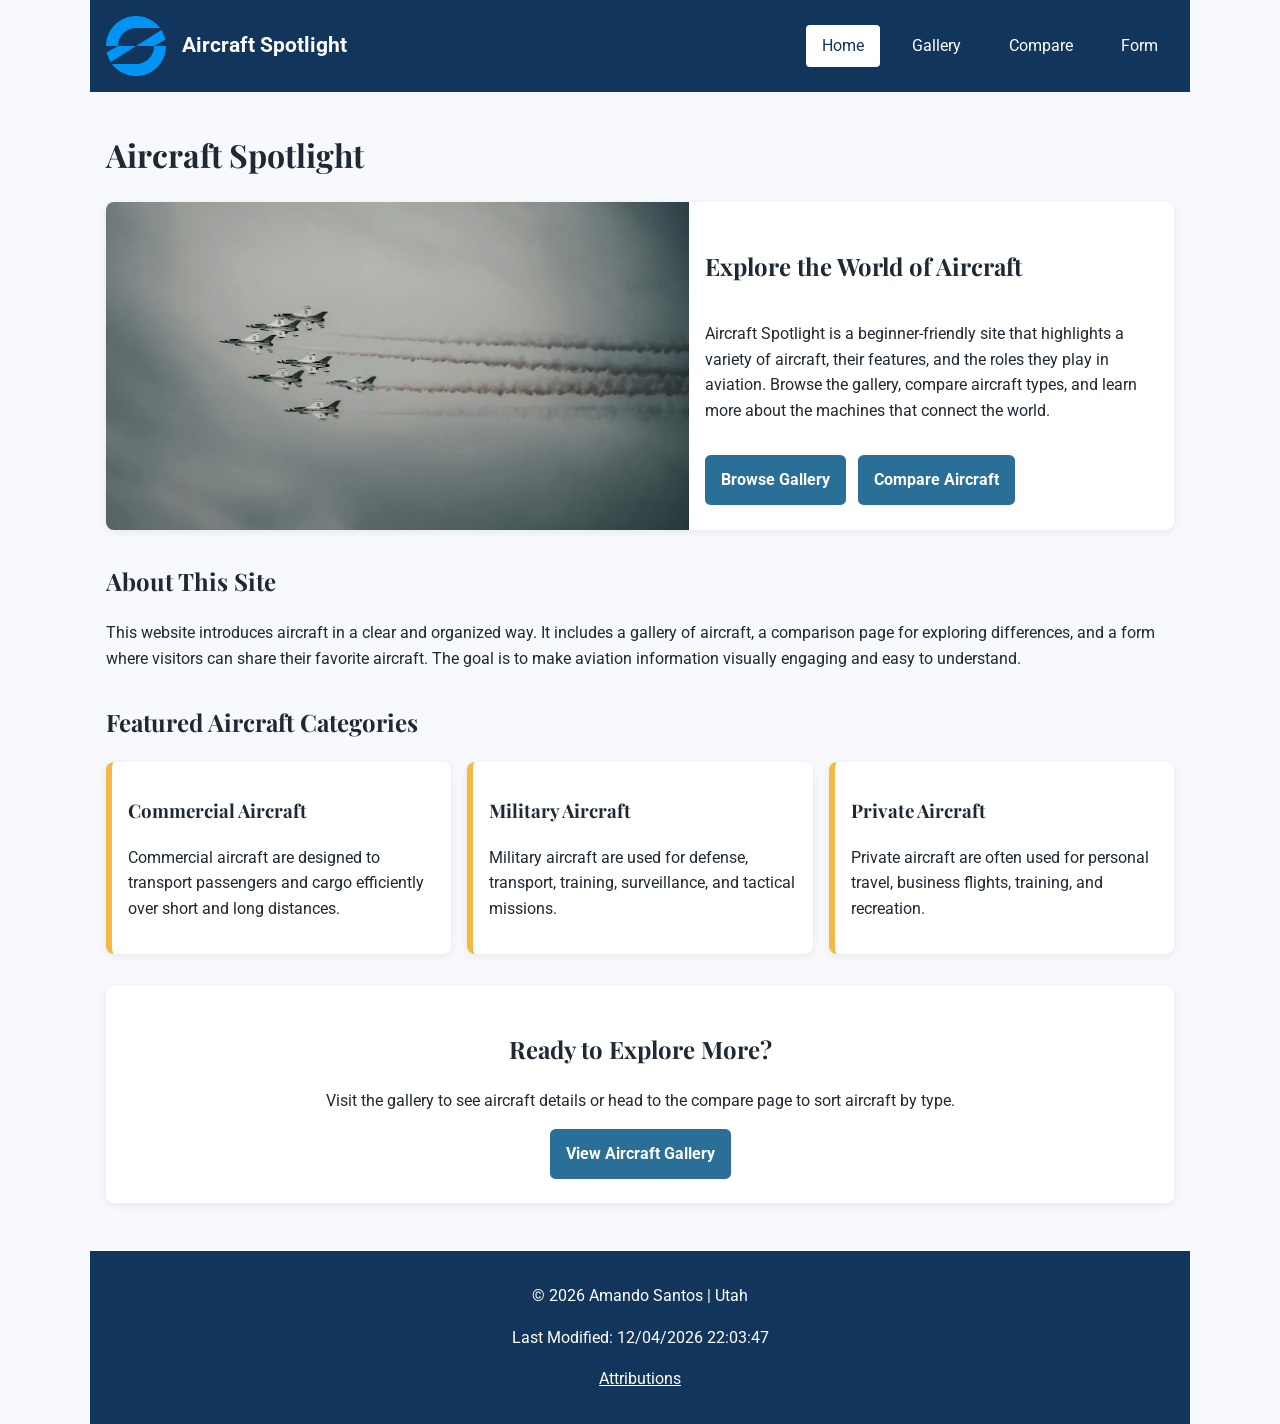
<file: final/index.html>
<!DOCTYPE html>
<html lang="en">
<head>
  <meta charset="UTF-8">
  <meta name="viewport" content="width=device-width, initial-scale=1.0">

  <title>Aircraft Spotlight | Home</title>
  <meta name="description" content="Explore aircraft by type, specifications, and aviation highlights with the Aircraft Spotlight website.">
  <meta name="author" content="Amando Santos">

  <meta property="og:title" content="Aircraft Spotlight">
  <meta property="og:description" content="Explore by aircraft type, specifications, and aviation highlights.">
  <meta property="og:image" content="https://astroamando.github.io/wdd231/final/images/logo.webp">
  <meta property="og:url" content="https://astroamando.github.io/wdd231/final/index.html">
  <meta property="og:type" content="website">

  <link rel="preconnect" href="https://fonts.googleapis.com">
<link rel="preconnect" href="https://fonts.gstatic.com" crossorigin>
<link href="https://fonts.googleapis.com/css2?family=Roboto&family=Playfair+Display&display=swap" rel="stylesheet">

  <link rel="icon" href="images/favicon.ico">
  <link rel="stylesheet" href="styles/base.css">
  <link rel="stylesheet" href="styles/larger.css">
  <script src="scripts/navigation.js" defer></script>
</head>
<body>
  <header>
    <div class="site-branding">
      <img src="images/logo.png" alt="Aircraft Spotlight logo" width="60" height="60">
      <span>Aircraft Spotlight</span>
    </div>

    <button id="menu-button" aria-label="Open navigation menu" aria-expanded="false">&#9776;</button>

    <nav id="site-nav">
      <ul class="navigation">
        <li><a href="index.html" class="active">Home</a></li>
        <li><a href="gallery.html">Gallery</a></li>
        <li><a href="compare.html">Compare</a></li>
        <li><a href="form.html">Form</a></li>
      </ul>
    </nav>
  </header>

  <main>
    <h1>Aircraft Spotlight</h1>

    <section class="hero">
    <picture>
      <img src="images/hero-aircraft.webp" alt="Formation of F-16s in flight" width="1200" height="600" loading="lazy">
    </picture>
    <div class="hero-text">
      <h2>Explore the World of Aircraft</h2>
      <p>
        Aircraft Spotlight is a beginner-friendly site that highlights a variety of aircraft, their
        features, and the roles they play in aviation. Browse the gallery, compare aircraft types,
        and learn more about the machines that connect the world.
      </p>
      <div class="hero-buttons">
        <a href="gallery.html" class="button-link">Browse Gallery</a>
        <a href="compare.html" class="button-link">Compare Aircraft</a>
      </div>
    </div>
  </section>

  <section class="intro">
    <h2>About This Site</h2>
    <p>
      This website introduces aircraft in a clear and organized way. It includes a gallery of aircraft,
      a comparison page for exploring differences, and a form where visitors can share their favorite aircraft.
      The goal is to make aviation information visually engaging and easy to understand.
    </p>
  </section>

  <section class="highlights">
    <h2>Featured Aircraft Categories</h2>
    <div class="card-grid">
      <article class="info-card">
        <h3>Commercial Aircraft</h3>
        <p>
          Commercial aircraft are designed to transport passengers and cargo efficiently over short
          and long distances.
        </p>
      </article>

      <article class="info-card">
        <h3>Military Aircraft</h3>
        <p>
          Military aircraft are used for defense, transport, training, surveillance, and tactical missions.
        </p>
      </article>

      <article class="info-card">
        <h3>Private Aircraft</h3>
        <p>
          Private aircraft are often used for personal travel, business flights, training, and recreation.
        </p>
      </article>
    </div>
  </section>

  <section class="cta-section">
    <h2>Ready to Explore More?</h2>
    <p>
      Visit the gallery to see aircraft details or head to the compare page to sort aircraft by type.
    </p>
    <a href="gallery.html" class="button-link">View Aircraft Gallery</a>
  </section>
  </main>

  <footer>
    <p>&copy; <span id="currentyear"></span> Amando Santos | Utah</p>
    <p id="lastModified"></p>
    <p><a href="attributions.html">Attributions</a></p>
  </footer>
</body>
</html>
</file>
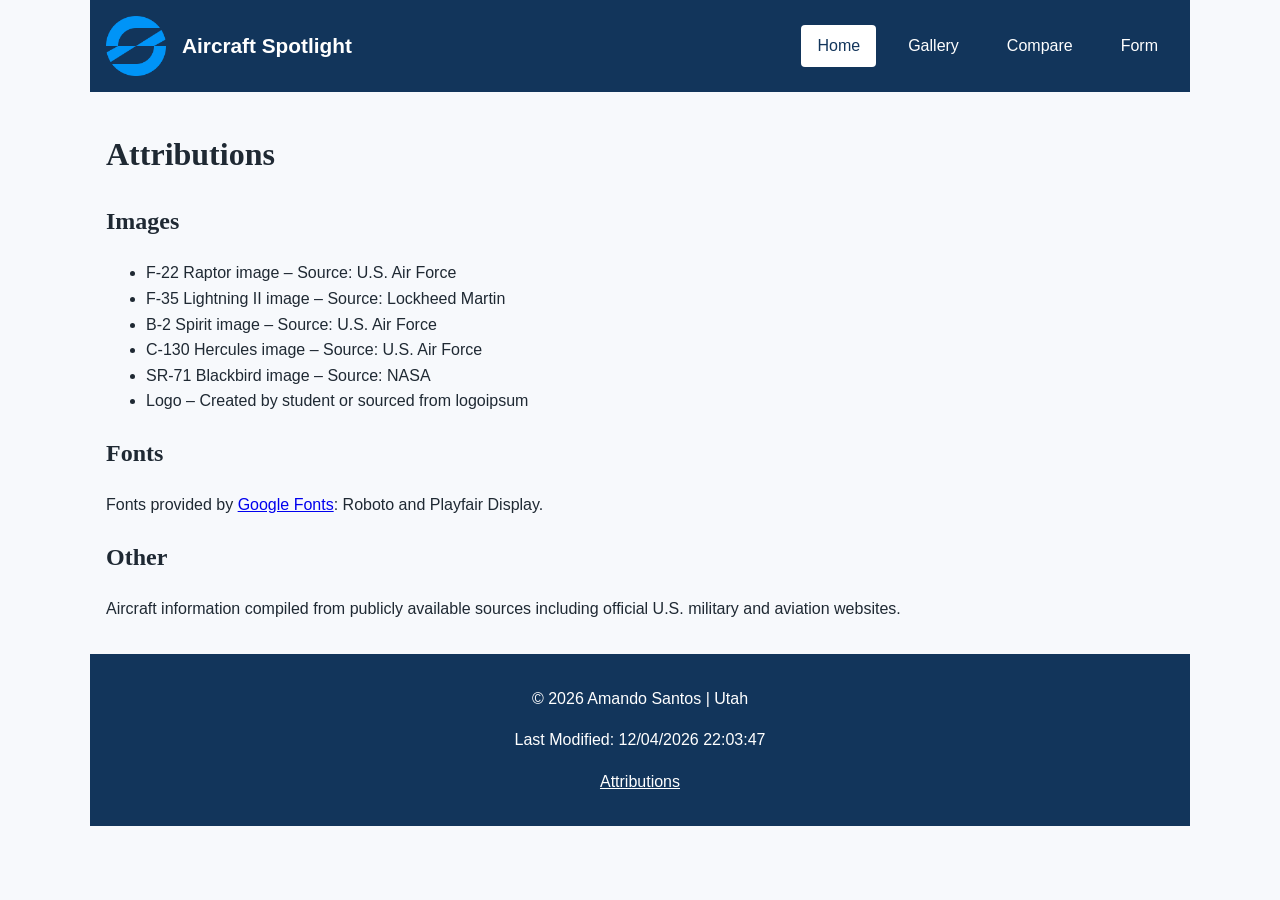
<file: final/attributions.html>
<!DOCTYPE html>
<html lang="en">
<head>
  <meta charset="UTF-8">
  <meta name="viewport" content="width=device-width, initial-scale=1.0">

  <title>Aircraft Spotlight | Attributions</title>
  <meta name="description" content="View image, data, and content sources used on the Aircraft Spotlight website.">
  <meta name="author" content="Amando Santos">

  <meta property="og:title" content="Aircraft Spotlight">
  <meta property="og:description" content="View image, data, and content sources used on the Aircraft Spotlight website.">
  <meta property="og:image" content="https://astroamando.github.io/wdd231/final/images/logo.webp">
  <meta property="og:url" content="https://astroamando.github.io/wdd231/final/index.html">
  <meta property="og:type" content="website">

  <link rel="icon" href="images/favicon.ico">
  <link rel="stylesheet" href="styles/base.css">
  <link rel="stylesheet" href="styles/larger.css">
  <script src="scripts/navigation.js" defer></script>
</head>
<body>
  <header>
    <div class="site-branding">
      <img src="images/logo.png" alt="Aircraft Spotlight logo" width="60" height="60">
      <span>Aircraft Spotlight</span>
    </div>

    <button id="menu-button" aria-label="Open navigation menu" aria-expanded="false">&#9776;</button>

    <nav id="site-nav">
      <ul class="navigation">
        <li><a href="index.html" class="active">Home</a></li>
        <li><a href="gallery.html">Gallery</a></li>
        <li><a href="compare.html">Compare</a></li>
        <li><a href="form.html">Form</a></li>
      </ul>
    </nav>
  </header>

  <main>
    <h1>Attributions</h1>

  <section>
    <h2>Images</h2>
    <ul>
      <li>F-22 Raptor image – Source: U.S. Air Force</li>
      <li>F-35 Lightning II image – Source: Lockheed Martin</li>
      <li>B-2 Spirit image – Source: U.S. Air Force</li>
      <li>C-130 Hercules image – Source: U.S. Air Force</li>
      <li>SR-71 Blackbird image – Source: NASA</li>
      <li>Logo – Created by student or sourced from logoipsum</li>
    </ul>
  </section>

  <section>
    <h2>Fonts</h2>
    <p>
      Fonts provided by 
      <a href="https://fonts.google.com/" target="_blank">Google Fonts</a>:
      Roboto and Playfair Display.
    </p>
  </section>

  <section>
    <h2>Other</h2>
    <p>
      Aircraft information compiled from publicly available sources including 
      official U.S. military and aviation websites.
    </p>
  </section>
  </main>

  <footer>
    <p>&copy; <span id="currentyear"></span> Amando Santos | Utah</p>
    <p id="lastModified"></p>
    <p><a href="attributions.html">Attributions</a></p>
  </footer>
</body>
</html>
</file>
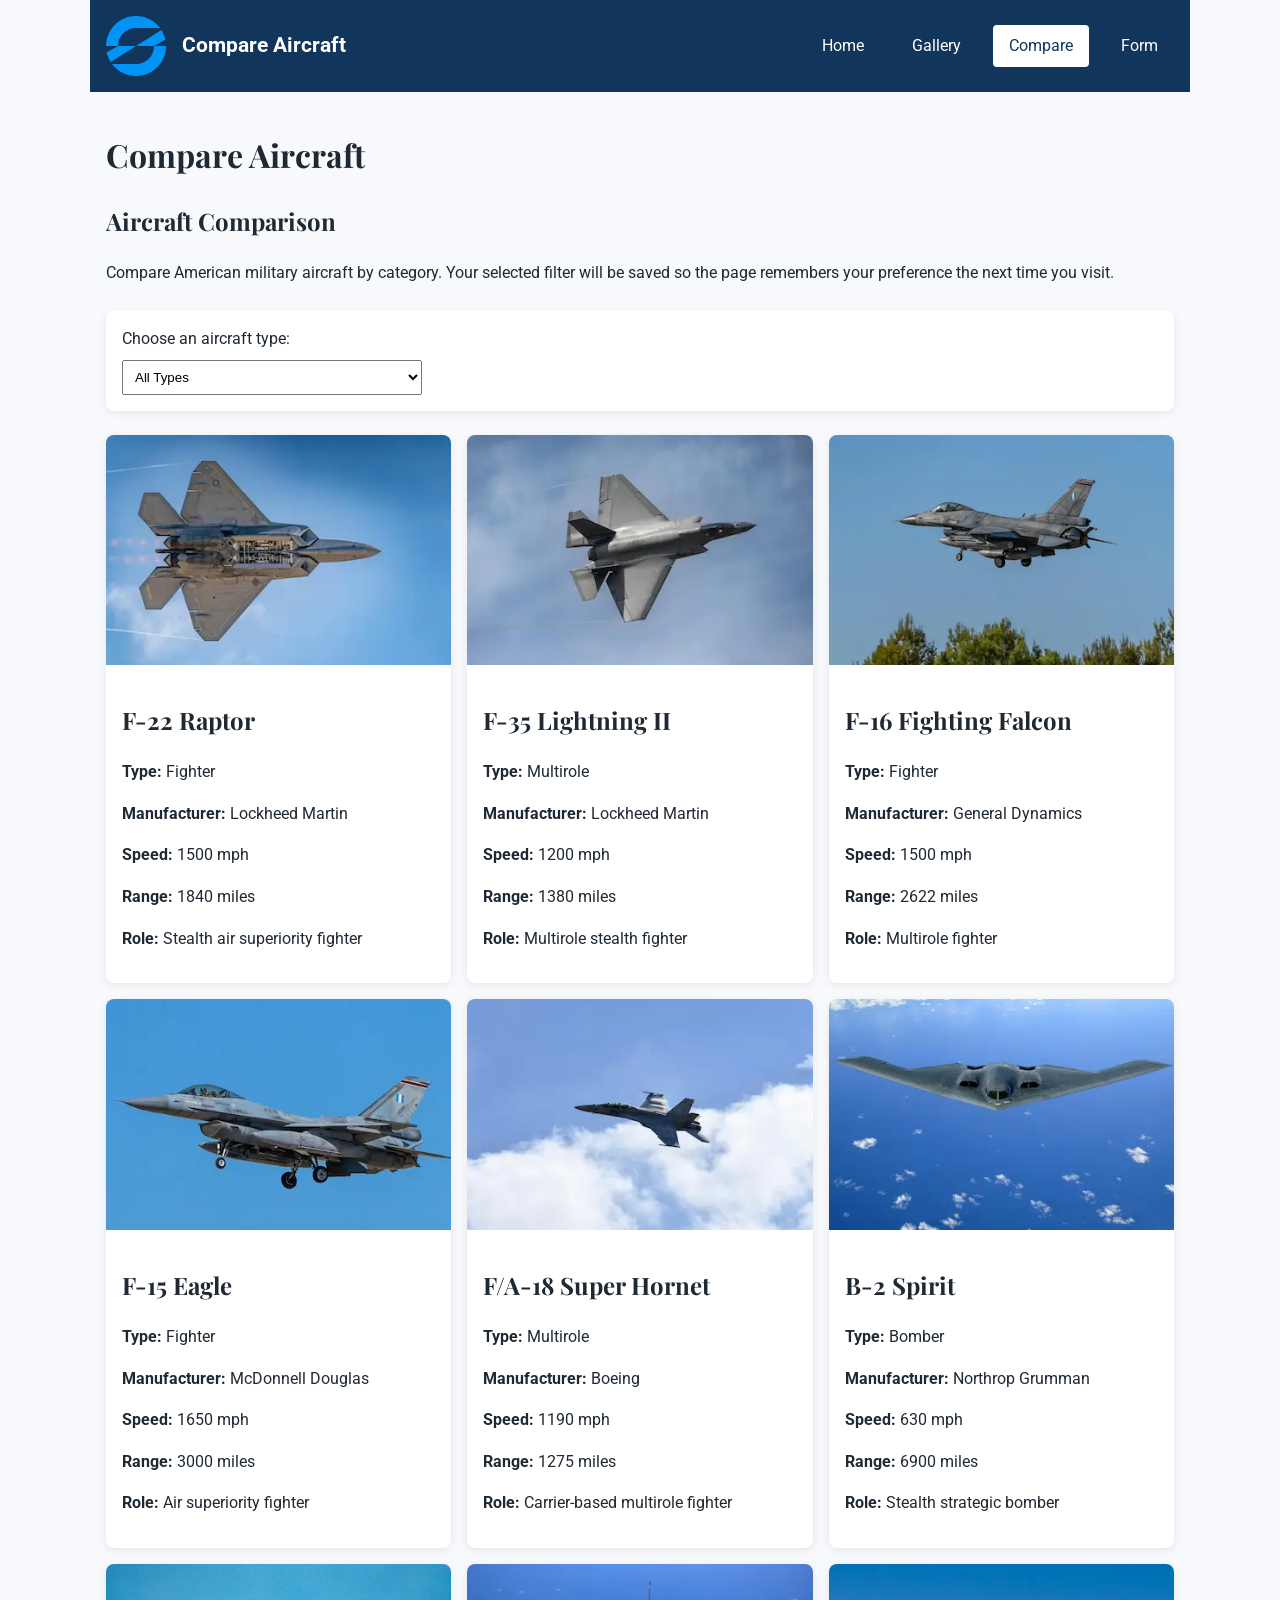
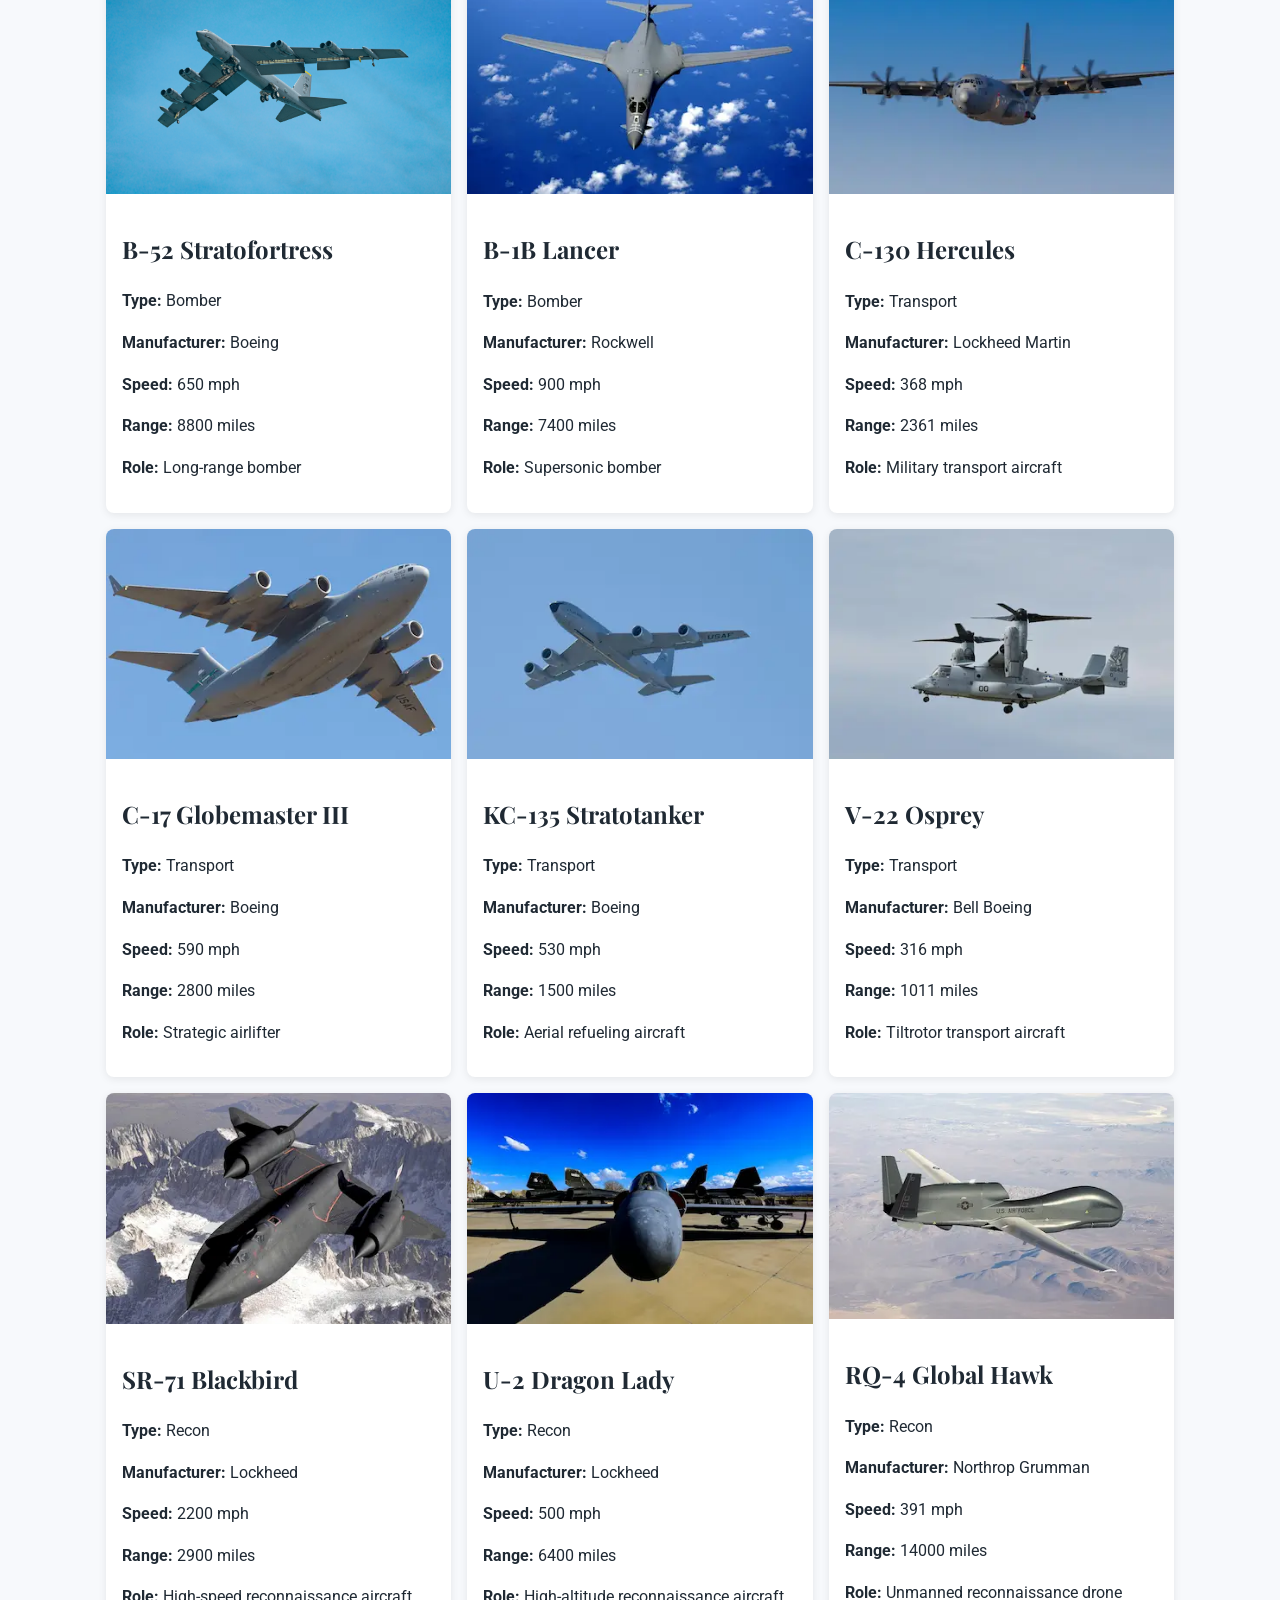
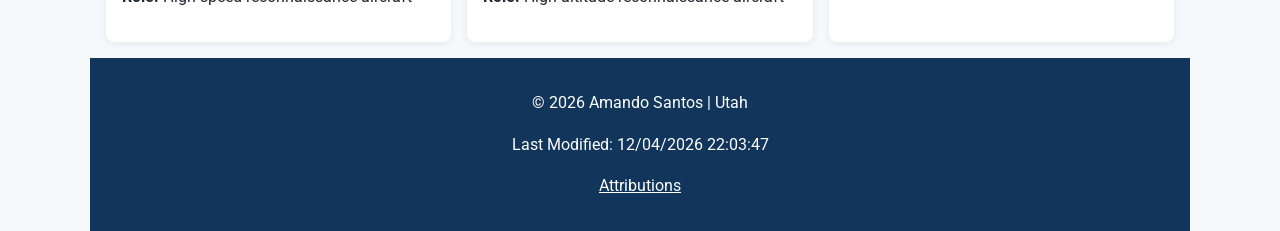
<file: final/compare.html>
<!DOCTYPE html>
<html lang="en">
<head>
  <meta charset="UTF-8">
  <meta name="viewport" content="width=device-width, initial-scale=1.0">

  <title>Aircraft Spotlight | Compare</title>
  <meta name="description" content="Compare aircraft types, capabilities, and aviation details on the Aircraft Spotlight compare page.">
  <meta name="author" content="Amando Santos">

  <meta property="og:title" content="Aircraft Spotlight">
  <meta property="og:description" content="Compare aircraft types, capabilities, and aviation details on the Aircraft Spotlight compare page.">
  <meta property="og:image" content="https://astroamando.github.io/wdd231/final/images/logo.webp">
  <meta property="og:url" content="https://astroamando.github.io/wdd231/final/index.html">
  <meta property="og:type" content="website">

  <link rel="preconnect" href="https://fonts.googleapis.com">
<link rel="preconnect" href="https://fonts.gstatic.com" crossorigin>
<link href="https://fonts.googleapis.com/css2?family=Roboto&family=Playfair+Display&display=swap" rel="stylesheet">

  <link rel="icon" href="images/favicon.ico">
  <link rel="stylesheet" href="styles/base.css">
  <link rel="stylesheet" href="styles/larger.css">
  <script src="scripts/navigation.js" defer></script>
  <script type="module" src="scripts/compare.mjs"></script>
</head>
<body>
  <header>
    <div class="site-branding">
      <img src="images/logo.png" alt="Aircraft Spotlight logo" width="60" height="60">
      <span>Compare Aircraft</span>
    </div>

    <button id="menu-button" aria-label="Open navigation menu" aria-expanded="false">&#9776;</button>

    <nav id="site-nav">
      <ul class="navigation">
        <li><a href="index.html">Home</a></li>
        <li><a href="gallery.html">Gallery</a></li>
        <li><a href="compare.html" class="active">Compare</a></li>
        <li><a href="form.html">Form</a></li>
      </ul>
    </nav>
  </header>

  <main>
    <h1>Compare Aircraft</h1>

  <section class="page-intro">
    <h2>Aircraft Comparison</h2>
    <p>
      Compare American military aircraft by category. Your selected filter will be saved
      so the page remembers your preference the next time you visit.
    </p>
  </section>

  <section class="gallery-controls">
    <label for="compare-filter">Choose an aircraft type:</label>
    <select id="compare-filter" name="compare-filter">
      <option value="all">All Types</option>
      <option value="Fighter">Fighter</option>
      <option value="Multirole">Multirole</option>
      <option value="Bomber">Bomber</option>
      <option value="Transport">Transport</option>
      <option value="Recon">Recon</option>
    </select>
  </section>

  <section id="compare-results" class="compare-grid"></section>
  </main>

  <footer>
    <p>&copy; <span id="currentyear"></span> Amando Santos | Utah</p>
    <p id="lastModified"></p>
    <p><a href="attributions.html">Attributions</a></p>
  </footer>
</body>
</html>
</file>
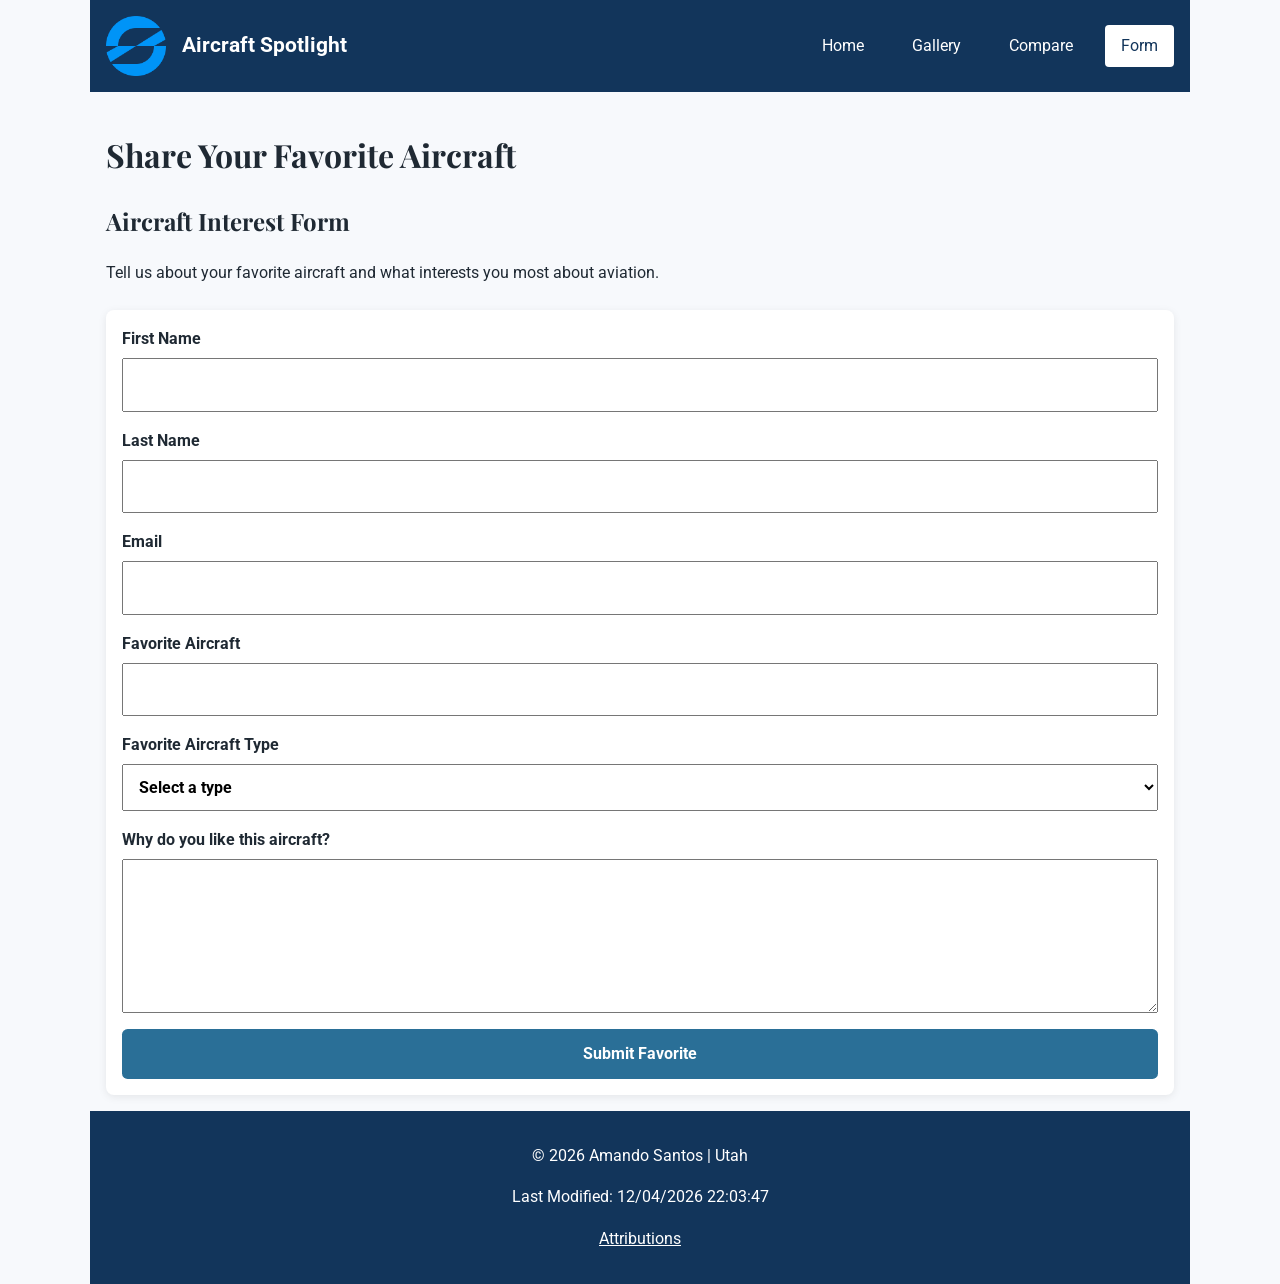
<file: final/form.html>
<!DOCTYPE html>
<html lang="en">
<head>
  <meta charset="UTF-8">
  <meta name="viewport" content="width=device-width, initial-scale=1.0">

  <title>Aircraft Spotlight | Form</title>
  <meta name="description" content="Submit your favorite aircraft and aviation interests through the Aircraft Spotlight form.">
  <meta name="author" content="Amando Santos">

  <meta property="og:title" content="Aircraft Spotlight">
  <meta property="og:description" content="Submit your favorite aircraft and aviation interests through the Aircraft Spotlight form.">
  <meta property="og:image" content="https://astroamando.github.io/wdd231/final/images/logo.webp">
  <meta property="og:url" content="https://astroamando.github.io/wdd231/final/index.html">
  <meta property="og:type" content="website">

  <link rel="preconnect" href="https://fonts.googleapis.com">
<link rel="preconnect" href="https://fonts.gstatic.com" crossorigin>
<link href="https://fonts.googleapis.com/css2?family=Roboto&family=Playfair+Display&display=swap" rel="stylesheet">

  <link rel="icon" href="images/favicon.ico">
  <link rel="stylesheet" href="styles/base.css">
  <link rel="stylesheet" href="styles/larger.css">
  <script src="scripts/navigation.js" defer></script>
  <script type="module" src="scripts/compare.mjs"></script>
</head>
<body>
  <header>
    <div class="site-branding">
      <img src="images/logo.png" alt="Aircraft Spotlight logo" width="60" height="60">
      <span>Aircraft Spotlight</span>
    </div>

    <button id="menu-button" aria-label="Open navigation menu" aria-expanded="false">&#9776;</button>

    <nav id="site-nav">
      <ul class="navigation">
        <li><a href="index.html">Home</a></li>
        <li><a href="gallery.html">Gallery</a></li>
        <li><a href="compare.html">Compare</a></li>
        <li><a href="form.html" class="active">Form</a></li>
      </ul>
    </nav>
  </header>

  <main>
    <h1>Share Your Favorite Aircraft</h1>

  <section class="page-intro">
    <h2>Aircraft Interest Form</h2>
    <p>
      Tell us about your favorite aircraft and what interests you most about aviation.
    </p>
  </section>

  <form method="get" action="thankyou.html" class="aircraft-form">
    <label for="first">First Name
      <input type="text" id="first" name="first" title="Enter your first name" required autocomplete="given-name">
    </label>

    <label for="last">Last Name
      <input type="text" id="last" name="last" title="Enter your last name" required autocomplete="family-name">
    </label>

    <label for="email">Email
      <input type="email" id="email" name="email" title="Enter your email address" required autocomplete="email">
    </label>

    <label for="favorite">Favorite Aircraft
      <input type="text" id="favorite" name="favorite" title="Enter your favorite aircraft" required>
    </label>

    <label for="type">Favorite Aircraft Type
      <select id="type" name="type" required>
        <option value="" disabled selected>Select a type</option>
        <option value="Fighter">Fighter</option>
        <option value="Multirole">Multirole</option>
        <option value="Bomber">Bomber</option>
        <option value="Transport">Transport</option>
        <option value="Recon">Recon</option>
      </select>
    </label>

    <label for="comments">Why do you like this aircraft?
      <textarea id="comments" name="comments" rows="5" title="Share why you like this aircraft"></textarea>
    </label>

    <input type="submit" value="Submit Favorite">
  </form>
  </main>

  <footer>
    <p>&copy; <span id="currentyear"></span> Amando Santos | Utah</p>
    <p id="lastModified"></p>
    <p><a href="attributions.html">Attributions</a></p>
  </footer>
</body>
</html>
</file>
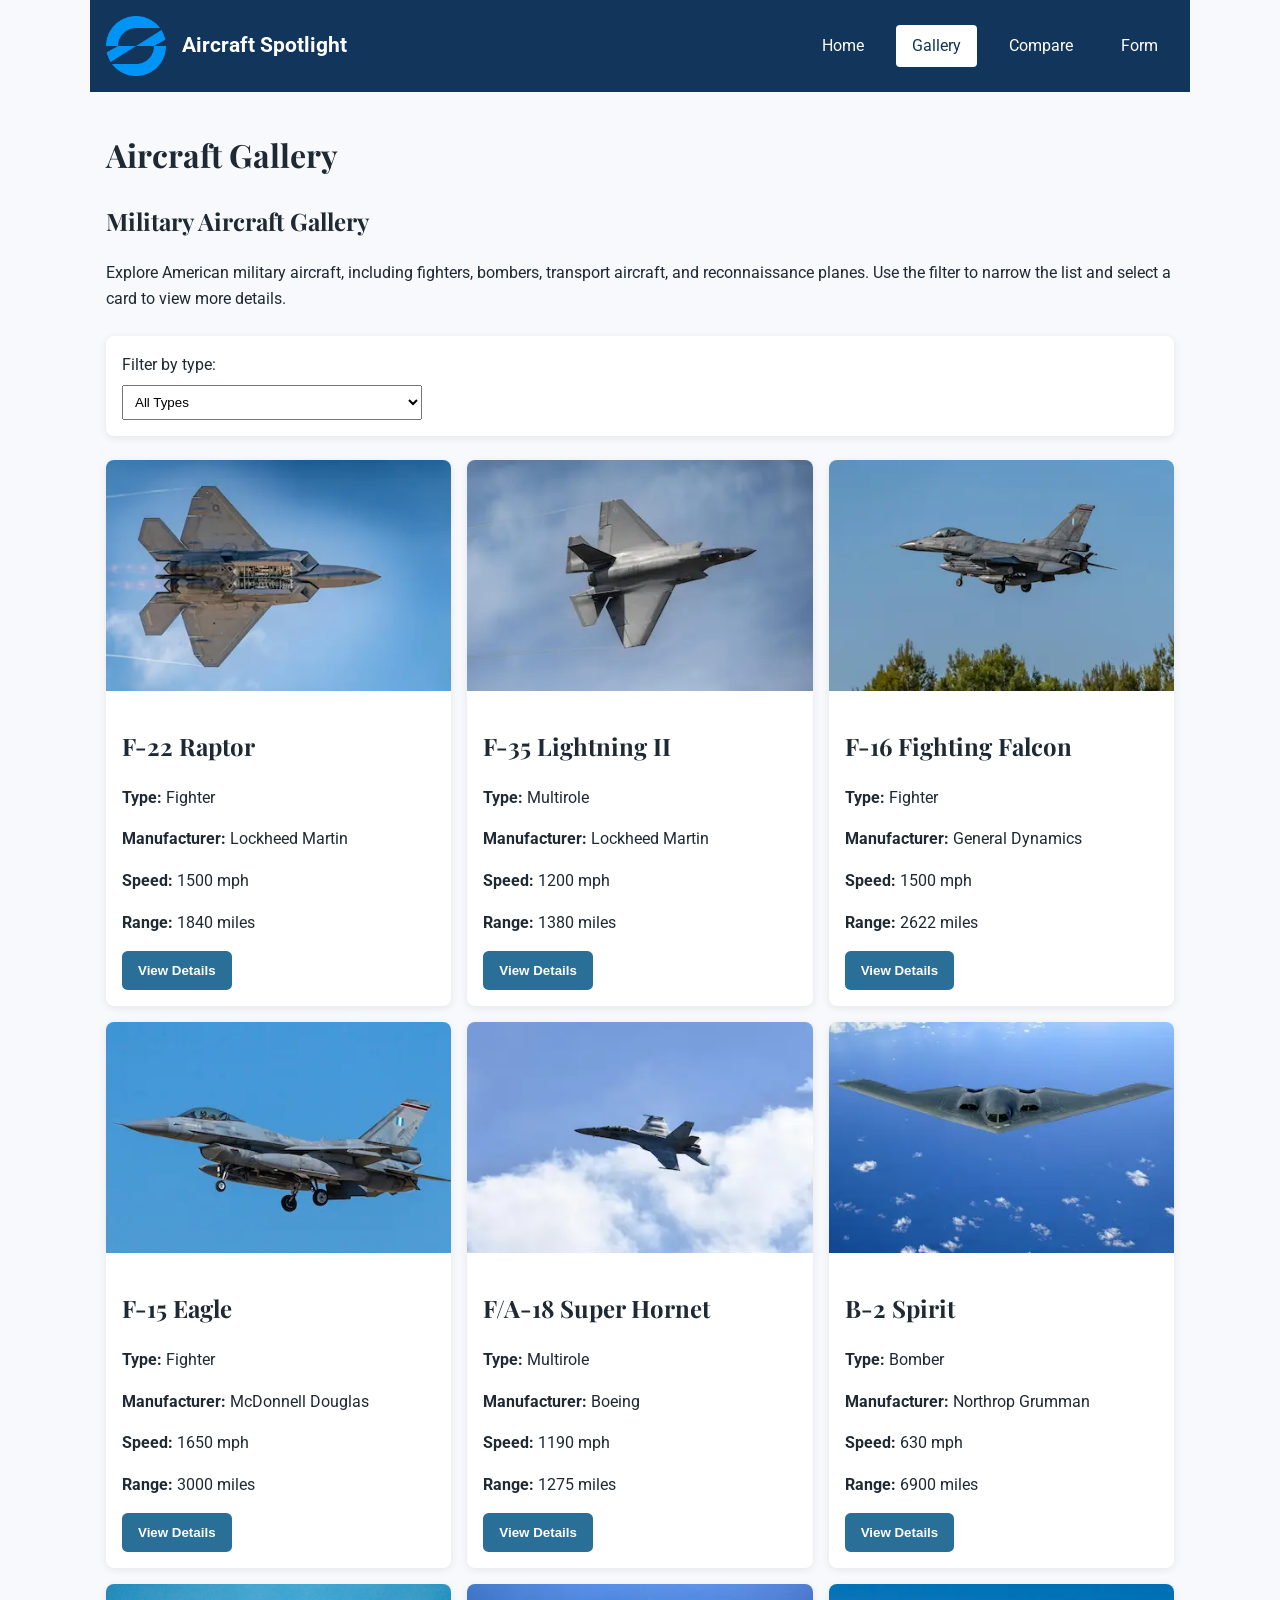
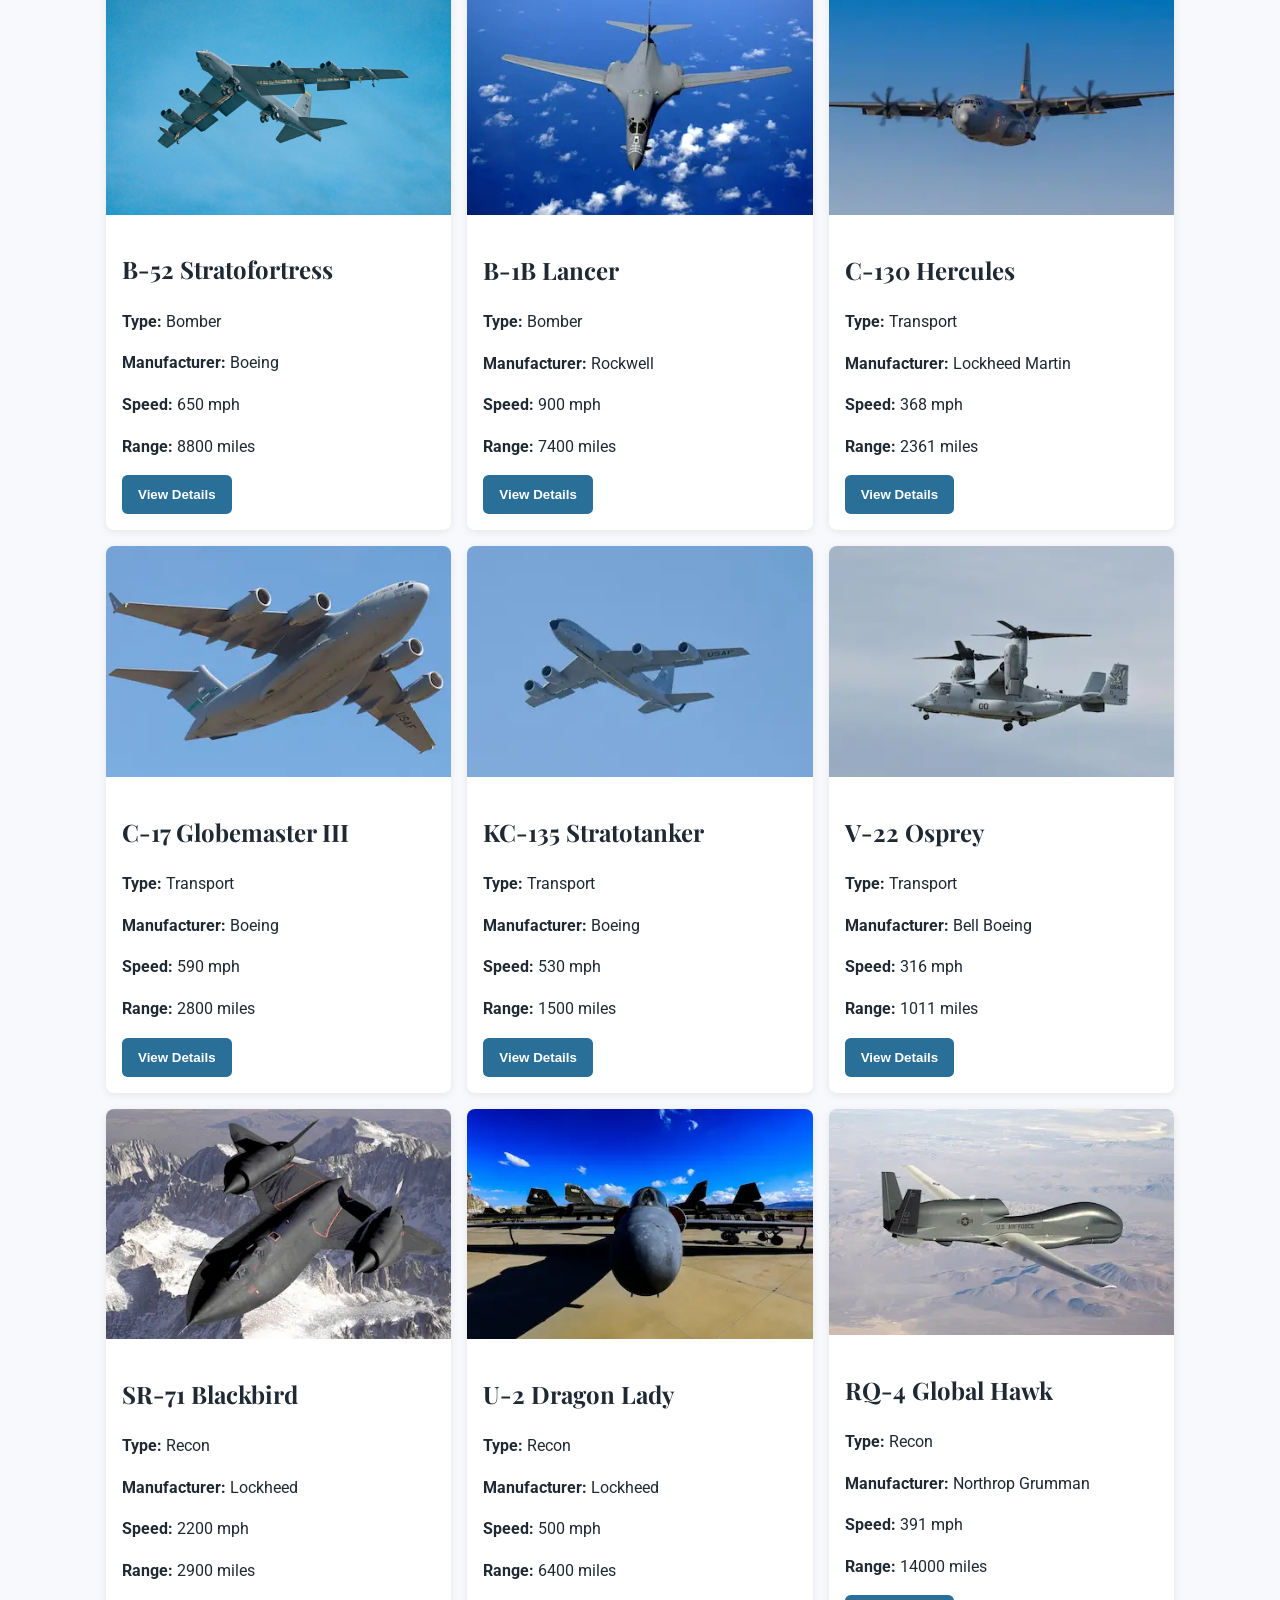
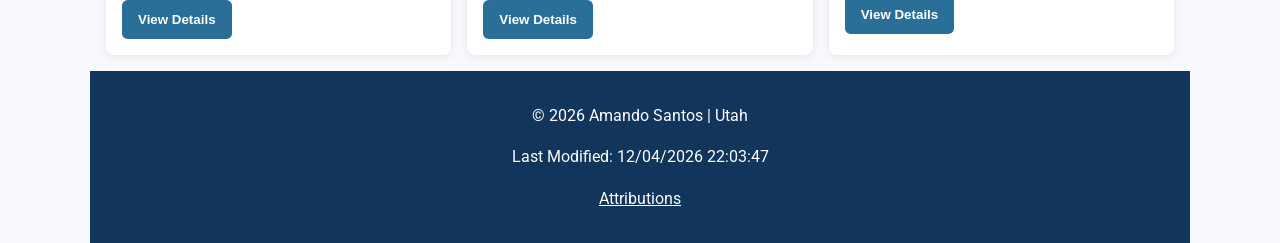
<file: final/gallery.html>
<!DOCTYPE html>
<html lang="en">
<head>
  <meta charset="UTF-8">
  <meta name="viewport" content="width=device-width, initial-scale=1.0">

  <title>Aircraft Spotlight | Gallery</title>
  <meta name="description" content="Browse a gallery of aircraft with specifications, images, and aviation details.">
  <meta name="author" content="Amando Santos">

  <meta property="og:title" content="Aircraft Spotlight">
  <meta property="og:description" content="Browse a gallery of aircraft with specifications, images, and aviation details.">
  <meta property="og:image" content="https://astroamando.github.io/wdd231/final/images/logo.webp">
  <meta property="og:url" content="https://astroamando.github.io/wdd231/final/index.html">
  <meta property="og:type" content="website">

  <link rel="preconnect" href="https://fonts.googleapis.com">
<link rel="preconnect" href="https://fonts.gstatic.com" crossorigin>
<link href="https://fonts.googleapis.com/css2?family=Roboto&family=Playfair+Display&display=swap" rel="stylesheet">

  <link rel="icon" href="images/favicon.ico">
  <link rel="stylesheet" href="styles/base.css">
  <link rel="stylesheet" href="styles/larger.css">
  <script src="scripts/navigation.js" defer></script>
  <script type="module" src="scripts/gallery.mjs"></script>
</head>
<body>
  <header>
    <div class="site-branding">
      <img src="images/logo.png" alt="Aircraft Spotlight logo" width="60" height="60">
      <span>Aircraft Spotlight</span>
    </div>

    <button id="menu-button" aria-label="Open navigation menu" aria-expanded="false">&#9776;</button>

    <nav id="site-nav">
      <ul class="navigation">
        <li><a href="index.html">Home</a></li>
        <li><a href="gallery.html" class="active">Gallery</a></li>
        <li><a href="compare.html">Compare</a></li>
        <li><a href="form.html">Form</a></li>
      </ul>
    </nav>
  </header>

  <main>
    <h1>Aircraft Gallery</h1>

<section class="page-intro">
  <h2>Military Aircraft Gallery</h2>
  <p>
    Explore American military aircraft, including fighters, bombers, transport aircraft,
    and reconnaissance planes. Use the filter to narrow the list and select a card to
    view more details.
  </p>
</section>

<section class="gallery-controls">
  <label for="type-filter">Filter by type:</label>
  <select id="type-filter" name="type-filter">
    <option value="all">All Types</option>
    <option value="Fighter">Fighter</option>
    <option value="Multirole">Multirole</option>
    <option value="Bomber">Bomber</option>
    <option value="Transport">Transport</option>
    <option value="Recon">Recon</option>
  </select>
</section>

<section id="aircraft-gallery" class="aircraft-grid"></section>

<dialog id="aircraft-modal">
  <button id="close-modal" aria-label="Close aircraft details">✖</button>
  <div id="modal-content"></div>
</dialog>
  </main>

  <footer>
    <p>&copy; <span id="currentyear"></span> Amando Santos | Utah</p>
    <p id="lastModified"></p>
    <p><a href="attributions.html">Attributions</a></p>
  </footer>
</body>
</html>
</file>
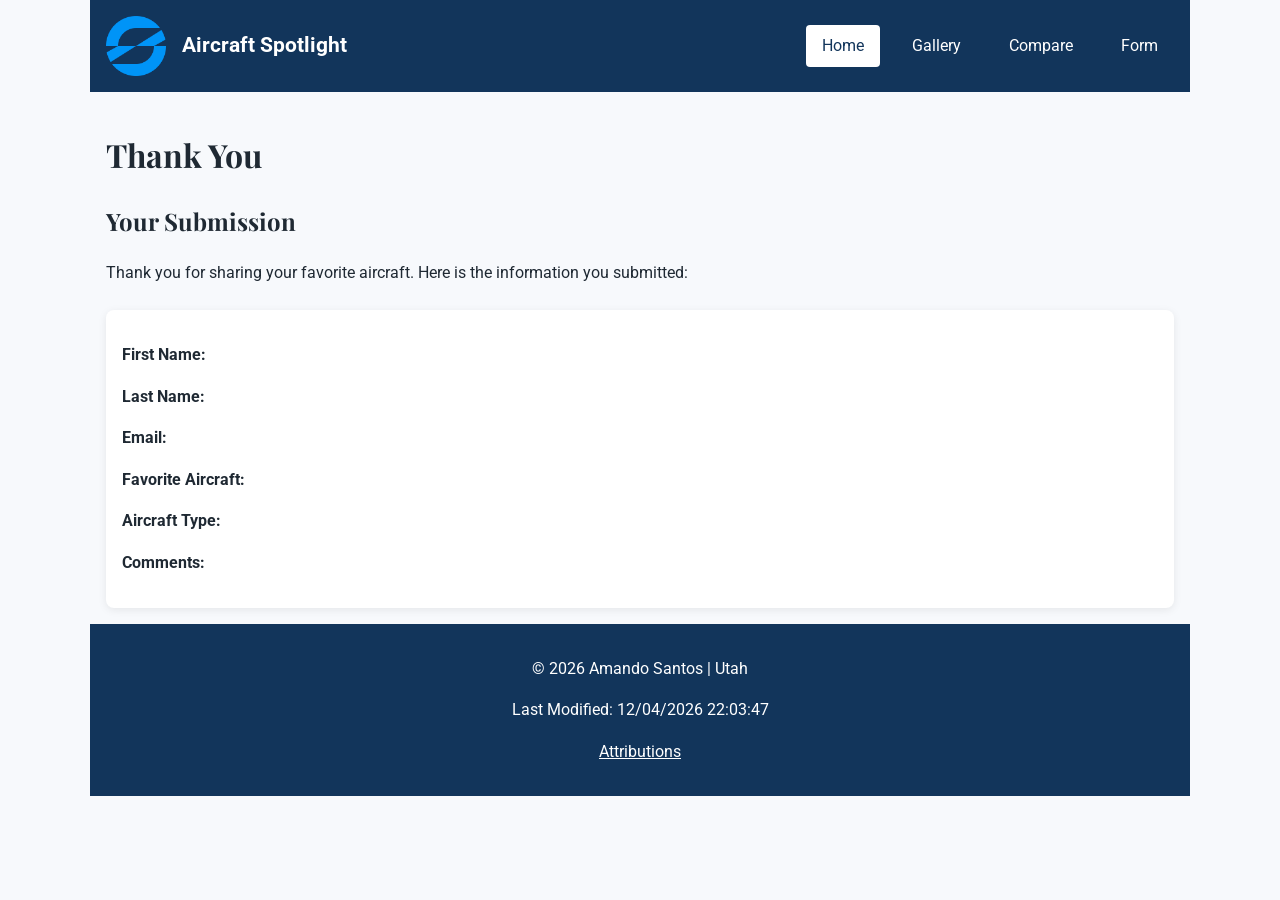
<file: final/thankyou.html>
<!DOCTYPE html>
<html lang="en">
<head>
  <meta charset="UTF-8">
  <meta name="viewport" content="width=device-width, initial-scale=1.0">

  <title>Aircraft Spotlight | Thank You</title>
  <meta name="description" content="Review the information submitted through the Aircraft Spotlight form.">
  <meta name="author" content="Amando Santos">

  <meta property="og:title" content="Aircraft Spotlight">
  <meta property="og:description" content="Review the information submitted through the Aircraft Spotlight form.">
  <meta property="og:image" content="https://astroamando.github.io/wdd231/final/images/logo.webp">
  <meta property="og:url" content="https://astroamando.github.io/wdd231/final/index.html">
  <meta property="og:type" content="website">

  <link rel="preconnect" href="https://fonts.googleapis.com">
<link rel="preconnect" href="https://fonts.gstatic.com" crossorigin>
<link href="https://fonts.googleapis.com/css2?family=Roboto&family=Playfair+Display&display=swap" rel="stylesheet">

  <link rel="icon" href="images/favicon.ico">
  <link rel="stylesheet" href="styles/base.css">
  <link rel="stylesheet" href="styles/larger.css">
  <script src="scripts/navigation.js" defer></script>
  <script src="scripts/form.js" defer></script>
</head>
<body>
  <header>
    <div class="site-branding">
      <img src="images/logo.png" alt="Aircraft Spotlight logo" width="60" height="60">
      <span>Aircraft Spotlight</span>
    </div>

    <button id="menu-button" aria-label="Open navigation menu" aria-expanded="false">&#9776;</button>

    <nav id="site-nav">
      <ul class="navigation">
        <li><a href="index.html" class="active">Home</a></li>
        <li><a href="gallery.html">Gallery</a></li>
        <li><a href="compare.html">Compare</a></li>
        <li><a href="form.html">Form</a></li>
      </ul>
    </nav>
  </header>

  <main>
    <h1>Thank You</h1>

  <section class="page-intro">
    <h2>Your Submission</h2>
    <p>Thank you for sharing your favorite aircraft. Here is the information you submitted:</p>
  </section>

  <section id="submitted-data" class="submission-box"></section>
  </main>

  <footer>
    <p>&copy; <span id="currentyear"></span> Amando Santos | Utah</p>
    <p id="lastModified"></p>
    <p><a href="attributions.html">Attributions</a></p>
  </footer>
</body>
</html>
</file>
<file: final/styles/base.css>
:root {
  --primary: #12355b;
  --secondary: #f4b942;
  --background: #f7f9fc;
  --surface: #ffffff;
  --text: #1f2933;
  --accent: #2a6f97;
}

* {
  box-sizing: border-box;
}

body {
  margin: 0;
  font-family: Arial, Helvetica, sans-serif;
  color: var(--text);
  background-color: var(--background);
  line-height: 1.6;
}

body {
  font-family: 'Roboto', sans-serif;
}

h1, h2, h3 {
  font-family: 'Playfair Display', serif;
}

header,
main,
footer {
  max-width: 1100px;
  margin: 0 auto;
}

header {
  background-color: var(--primary);
  color: white;
  padding: 1rem;
}

.site-branding {
  display: flex;
  align-items: center;
  gap: 1rem;
}

.site-branding span {
  font-size: 1.3rem;
  font-weight: bold;
}

#menu-button {
  background: none;
  border: none;
  color: white;
  font-size: 2rem;
  cursor: pointer;
}

#site-nav {
  display: none;
}

#site-nav.open {
  display: block;
}

.navigation {
  list-style: none;
  padding: 0;
  margin: 1rem 0 0 0;
}

.navigation li a {
  display: block;
  padding: 0.75rem;
  text-decoration: none;
  color: white;
}

.navigation li a:hover,
.navigation li a.active {
  background-color: white;
  color: var(--primary);
  border-radius: 0.25rem;
}

main {
  padding: 1rem;
  background-color: var(--background);
}

footer {
  padding: 1rem;
  text-align: center;
  background-color: var(--primary);
  color: white;
}

footer a {
  color: white;
}

/*homepage styling*/

.hero,
.intro,
.highlights,
.cta-section {
  margin-bottom: 2rem;
}

.hero {
  background-color: var(--surface);
  border-radius: 0.5rem;
  overflow: hidden;
  box-shadow: 0 2px 8px rgba(0, 0, 0, 0.08);
}

.hero img {
  display: block;
  width: 100%;
  height: auto;
}

.hero-text {
  padding: 1rem;
}

.hero-buttons {
  display: flex;
  flex-direction: column;
  gap: 0.75rem;
  margin-top: 1rem;
}

.button-link {
  display: inline-block;
  background-color: var(--accent);
  color: white;
  text-decoration: none;
  padding: 0.75rem 1rem;
  border-radius: 0.35rem;
  font-weight: bold;
  text-align: center;
}

.button-link:hover,
.button-link:focus {
  background-color: var(--primary);
}

.card-grid {
  display: grid;
  gap: 1rem;
}

.info-card {
  background-color: var(--surface);
  padding: 1rem;
  border-left: 6px solid var(--secondary);
  border-radius: 0.5rem;
  box-shadow: 0 2px 8px rgba(0, 0, 0, 0.08);
}

.cta-section {
  background-color: var(--surface);
  padding: 1.5rem;
  border-radius: 0.5rem;
  text-align: center;
  box-shadow: 0 2px 8px rgba(0, 0, 0, 0.08);
}

/* gallery styling */
.page-intro,
.gallery-controls {
  margin-bottom: 1.5rem;
}

.gallery-controls {
  background-color: var(--surface);
  padding: 1rem;
  border-radius: 0.5rem;
  box-shadow: 0 2px 8px rgba(0, 0, 0, 0.08);
}

.gallery-controls label,
.gallery-controls select {
  display: block;
  width: 100%;
  max-width: 300px;
}

.gallery-controls select {
  margin-top: 0.5rem;
  padding: 0.5rem;
}

.aircraft-grid {
  display: grid;
  gap: 1rem;
}

.aircraft-card {
  background-color: var(--surface);
  border-radius: 0.5rem;
  overflow: hidden;
  box-shadow: 0 2px 8px rgba(0, 0, 0, 0.08);
}

.aircraft-card img {
  display: block;
  width: 100%;
  height: auto;
}

.card-content {
  padding: 1rem;
}

.details-button {
  background-color: var(--accent);
  color: white;
  border: none;
  padding: 0.75rem 1rem;
  border-radius: 0.35rem;
  cursor: pointer;
  font-weight: bold;
}

.details-button:hover,
.details-button:focus {
  background-color: var(--primary);
}

dialog {
  width: min(90%, 700px);
  border: none;
  border-radius: 0.5rem;
  padding: 1rem;
}

dialog::backdrop {
  background: rgba(0, 0, 0, 0.6);
}

#close-modal {
  display: block;
  margin-left: auto;
  background: none;
  border: none;
  font-size: 1.25rem;
  cursor: pointer;
}

#modal-content img {
  width: 100%;
  height: auto;
  border-radius: 0.5rem;
}

.error-message {
  background-color: #fff0f0;
  border-left: 5px solid #b00020;
  padding: 1rem;
}

/* compare styling */
.compare-grid {
  display: grid;
  gap: 1rem;
}

.compare-card {
  background-color: var(--surface);
  border-radius: 0.5rem;
  overflow: hidden;
  box-shadow: 0 2px 8px rgba(0, 0, 0, 0.08);
}

.compare-card img {
  display: block;
  width: 100%;
  height: auto;
}

/* form styling */
.aircraft-form {
  background-color: var(--surface);
  padding: 1rem;
  border-radius: 0.5rem;
  box-shadow: 0 2px 8px rgba(0, 0, 0, 0.08);
}

.aircraft-form label {
  display: block;
  margin-bottom: 1rem;
  font-weight: bold;
}

.aircraft-form input,
.aircraft-form select,
.aircraft-form textarea {
  display: block;
  width: 100%;
  margin-top: 0.4rem;
  padding: 0.75rem;
  font: inherit;
}

.aircraft-form input[type="submit"] {
  background-color: var(--accent);
  color: white;
  border: none;
  border-radius: 0.35rem;
  cursor: pointer;
  font-weight: bold;
}

.aircraft-form input[type="submit"]:hover,
.aircraft-form input[type="submit"]:focus {
  background-color: var(--primary);
}

/* thank you styling */
.submission-box {
  background-color: var(--surface);
  padding: 1rem;
  border-radius: 0.5rem;
  box-shadow: 0 2px 8px rgba(0, 0, 0, 0.08);
}
</file>
<file: final/styles/larger.css>
@media screen and (min-width: 768px) {
  header {
    display: grid;
    grid-template-columns: auto 1fr;
    align-items: center;
    gap: 1rem;
  }

  #menu-button {
    display: none;
  }

  #site-nav {
    display: block;
  }

  .navigation {
    display: flex;
    justify-content: flex-end;
    gap: 1rem;
    margin: 0;
  }

  .navigation li a {
    padding: 0.5rem 1rem;
  }
}

/*homepage styling*/

@media screen and (min-width: 768px) {
  .hero {
    display: grid;
    grid-template-columns: 1.2fr 1fr;
    align-items: stretch;
  }

  .hero-text {
    display: flex;
    flex-direction: column;
    justify-content: center;
  }

  .hero-buttons {
    flex-direction: row;
    flex-wrap: wrap;
  }

  .card-grid {
    grid-template-columns: repeat(3, 1fr);
  }
}

/* gallery styling */

@media screen and (min-width: 768px) {
  .aircraft-grid {
    grid-template-columns: repeat(2, 1fr);
  }
}

@media screen and (min-width: 1024px) {
  .aircraft-grid {
    grid-template-columns: repeat(3, 1fr);
  }
}

/*compare styling*/
@media screen and (min-width: 768px) {
  .compare-grid {
    grid-template-columns: repeat(2, 1fr);
  }
}

@media screen and (min-width: 1024px) {
  .compare-grid {
    grid-template-columns: repeat(3, 1fr);
  }
}
</file>
